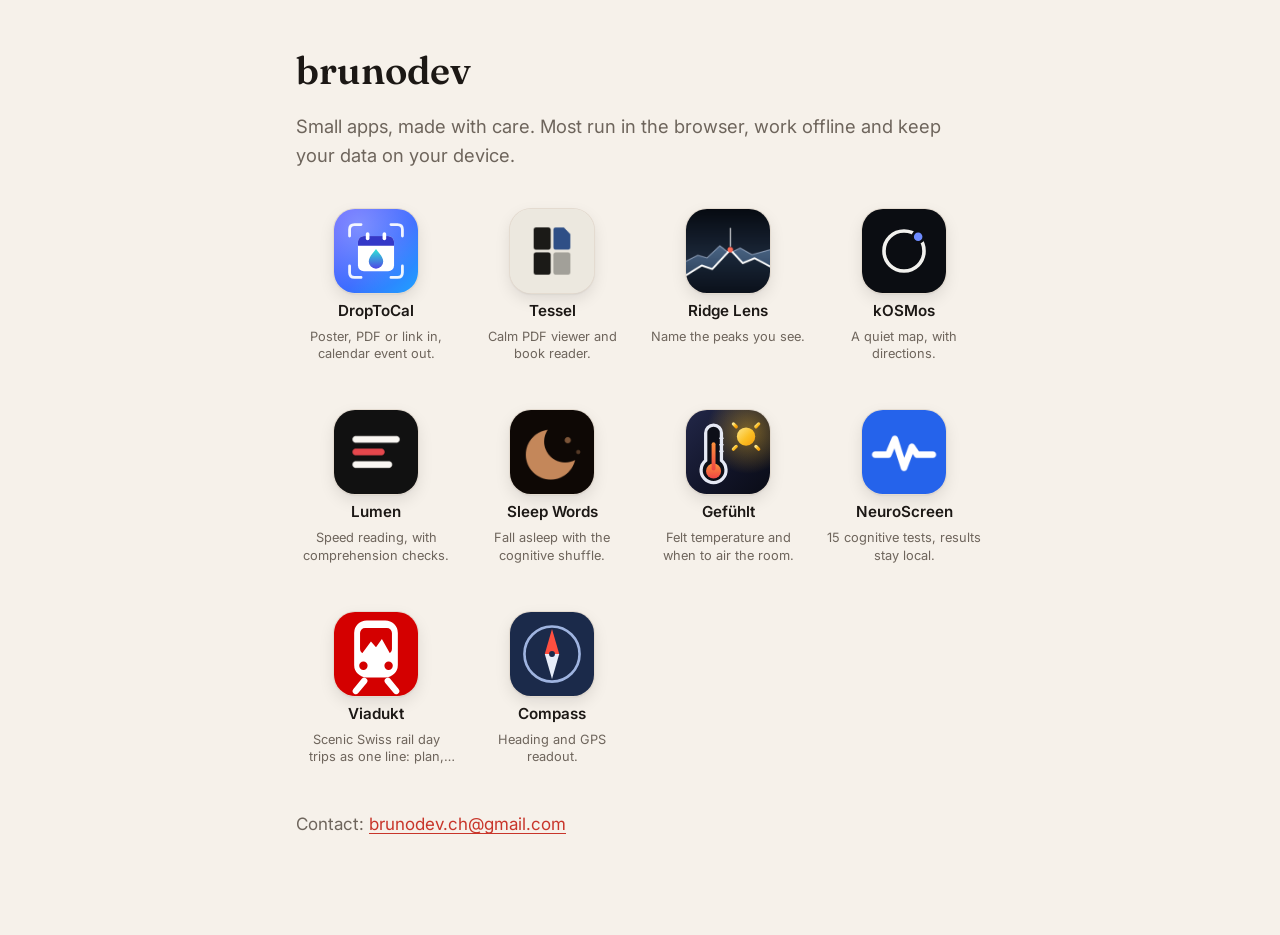
<file: index.html>
<!doctype html>
<html lang="en">
<head>
<meta charset="utf-8">
<meta name="viewport" content="width=device-width, initial-scale=1">
<title>brunodev</title>
<meta name="description" content="Apps by brunodev">
<link rel="preconnect" href="https://fonts.googleapis.com">
<link href="https://fonts.googleapis.com/css2?family=Fraunces:opsz,wght@9..144,600&family=Inter:wght@400;600&display=swap" rel="stylesheet">
<link rel="stylesheet" href="assets/site.css?v=3">
</head>
<body>
<main>
<h1>brunodev</h1>
<p class="lead">Small apps, made with care. Most run in the browser, work offline and keep your data on your device.</p>

<ul class="home" aria-label="Apps">
  <li><a href="https://droptocal.org/">
    <img src="assets/apps/droptocal.svg" alt="">
    <span class="name">DropToCal</span>
    <span class="tag">Poster, PDF or link in, calendar event out.</span>
  </a></li>
  <li><a href="https://jibes.github.io/doc-reader/">
    <img src="assets/apps/tessel.png" alt="">
    <span class="name">Tessel</span>
    <span class="tag">Calm PDF viewer and book reader.</span>
  </a></li>
  <li><a href="https://jibes.github.io/ridge-lens/">
    <img src="assets/apps/ridge-lens.png" alt="">
    <span class="name">Ridge Lens</span>
    <span class="tag">Name the peaks you see.</span>
  </a></li>
  <li><a href="https://jibes.github.io/kosmos/">
    <img src="assets/apps/kosmos.svg" alt="">
    <span class="name">kOSMos</span>
    <span class="tag">A quiet map, with directions.</span>
  </a></li>
  <li><a href="https://jibes.github.io/speedreader/">
    <img src="assets/apps/lumen.png" alt="">
    <span class="name">Lumen</span>
    <span class="tag">Speed reading, with comprehension checks.</span>
  </a></li>
  <li><a href="https://jibes.github.io/cognitive-shuffle/">
    <img src="assets/apps/sleep-words.png" alt="">
    <span class="name">Sleep Words</span>
    <span class="tag">Fall asleep with the cognitive shuffle.</span>
  </a></li>
  <li><a href="https://jibes.github.io/apparent-temperature/">
    <img src="assets/apps/apparent-temperature.svg" alt="">
    <span class="name">Gefühlt</span>
    <span class="tag">Felt temperature and when to air the room.</span>
  </a></li>
  <li><a href="https://jibes.github.io/neuro-screen/">
    <img src="assets/apps/neuroscreen.png" alt="">
    <span class="name">NeuroScreen</span>
    <span class="tag">15 cognitive tests, results stay local.</span>
  </a></li>
  <li><a href="https://jibes.github.io/swiss-rail-routes/">
    <img src="assets/apps/rail-day-trip.svg" alt="">
    <span class="name">Viadukt</span>
    <span class="tag">Scenic Swiss rail day trips as one line: plan, follow live, go again.</span>
  </a></li>
  <li><a href="https://jibes.github.io/simple-compass-app/">
    <img src="assets/apps/compass.svg" alt="">
    <span class="name">Compass</span>
    <span class="tag">Heading and GPS readout.</span>
  </a></li>
</ul>

<p class="muted">Contact: <a href="mailto:brunodev.ch@gmail.com">brunodev.ch@gmail.com</a></p>
</main>
</body>
</html>
</file>
<file: assets/site.css>
:root {
  --paper: #f6f1ea;
  --surface: #fffcf8;
  --ink: #1c1815;
  --ink-soft: #6e655c;
  --line: #e4dbd0;
  --signal: #ff4f40;
  --signal-ink: #c8352a;
  color-scheme: light dark;
}
@media (prefers-color-scheme: dark) {
  :root {
    --paper: #121010;
    --surface: #1c1918;
    --ink: #f6efe7;
    --ink-soft: #a89e94;
    --line: #302b28;
    --signal: #ff6657;
    --signal-ink: #ff8a7e;
  }
}
* { box-sizing: border-box; }
html { -webkit-text-size-adjust: 100%; }
body {
  margin: 0;
  background: var(--paper);
  color: var(--ink);
  font: 17px/1.6 Inter, system-ui, -apple-system, "Segoe UI", sans-serif;
}
main { max-width: 720px; margin: 0 auto; padding: 32px 16px 80px; }
h1, h2, h3 { font-family: Fraunces, Georgia, serif; font-weight: 600; line-height: 1.2; }
h1 { font-size: clamp(1.8rem, 8vw, 2.4rem); margin: 0.4em 0 0.3em; hyphens: auto; overflow-wrap: break-word; }
h2 { font-size: 1.5rem; margin: 2em 0 0.5em; }
h3 { font-size: 1.15rem; margin: 1.5em 0 0.3em; }
p, li { color: var(--ink); }
.lead { font-size: 1.15rem; color: var(--ink-soft); }
.muted, small { color: var(--ink-soft); }
a { color: var(--signal-ink); text-underline-offset: 3px; }
a:hover { text-decoration-thickness: 2px; }
header.site {
  display: flex; align-items: center; justify-content: space-between; gap: 16px;
  max-width: 720px; margin: 0 auto; padding: 20px 16px 0;
}
header.site a.brand { font-family: Fraunces, Georgia, serif; font-size: 1.2rem; color: var(--ink); text-decoration: none; }
nav.lang a { margin-left: 12px; font-size: 0.95rem; }
.card {
  background: var(--surface); border: 1px solid var(--line); border-radius: 24px;
  padding: 20px 22px; margin: 16px 0;
}
.app {
  display: flex; gap: 18px; align-items: center; text-decoration: none; color: inherit;
}
.app img { width: 72px; height: 72px; border-radius: 18px; flex: none; }
.app h3 { margin: 0 0 4px; }
.app p { margin: 0; color: var(--ink-soft); }
table { width: 100%; border-collapse: collapse; font-size: 0.95rem; }
th, td { text-align: left; vertical-align: top; padding: 10px 8px; border-bottom: 1px solid var(--line); }
th { font-weight: 600; }
.table-wrap { overflow-x: auto; }
ol.steps li { margin: 6px 0; }
.lang-switch { margin: 8px 0 24px; }
hr { border: none; border-top: 1px solid var(--line); margin: 48px 0; }
footer { max-width: 720px; margin: 0 auto; padding: 0 16px 40px; color: var(--ink-soft); font-size: 0.9rem; }
.placeholder { background: #ffe08a; color: #1c1815; padding: 0 4px; border-radius: 4px; }

/* Narrow screens: table rows become stacked blocks. */
@media (max-width: 600px) {
  table, tbody, tr, td { display: block; }
  tr:first-child { display: none; }
  tr { border-bottom: 1px solid var(--line); padding: 12px 0; }
  td { border: none; padding: 2px 0; }
  td:first-child { font-weight: 600; }
  td:last-child { color: var(--ink-soft); }
}

/* App grid on the home page, laid out like a phone home screen. */
.home {
  list-style: none; padding: 0; margin: 32px 0 40px;
  display: grid; grid-template-columns: repeat(auto-fill, minmax(96px, 1fr)); gap: 28px 12px;
}
.home a {
  display: flex; flex-direction: column; align-items: center; gap: 8px;
  text-align: center; text-decoration: none; color: var(--ink);
  border-radius: 20px; padding: 6px 2px; outline-offset: 4px;
}
.home img {
  width: 72px; height: 72px; border-radius: 18px;
  /* hairline ring keeps dark icons visible on the dark background */
  box-shadow: 0 0 0 1px var(--line), 0 1px 2px rgb(0 0 0 / 0.12), 0 6px 16px rgb(0 0 0 / 0.10);
  transition: transform 0.15s ease;
}
.home a:hover img, .home a:focus-visible img { transform: translateY(-2px) scale(1.04); }
.home a:active img { transform: scale(0.96); }
.home .name { font-weight: 600; font-size: 0.95rem; line-height: 1.25; }
.home .tag {
  font-size: 0.8rem; line-height: 1.35; color: var(--ink-soft);
  display: -webkit-box; -webkit-line-clamp: 2; -webkit-box-orient: vertical; overflow: hidden;
}
@media (min-width: 600px) {
  .home { grid-template-columns: repeat(auto-fill, minmax(128px, 1fr)); gap: 36px 16px; }
  .home img { width: 84px; height: 84px; border-radius: 21px; }
}
@media (prefers-reduced-motion: reduce) { .home img { transition: none; } }
</file>
